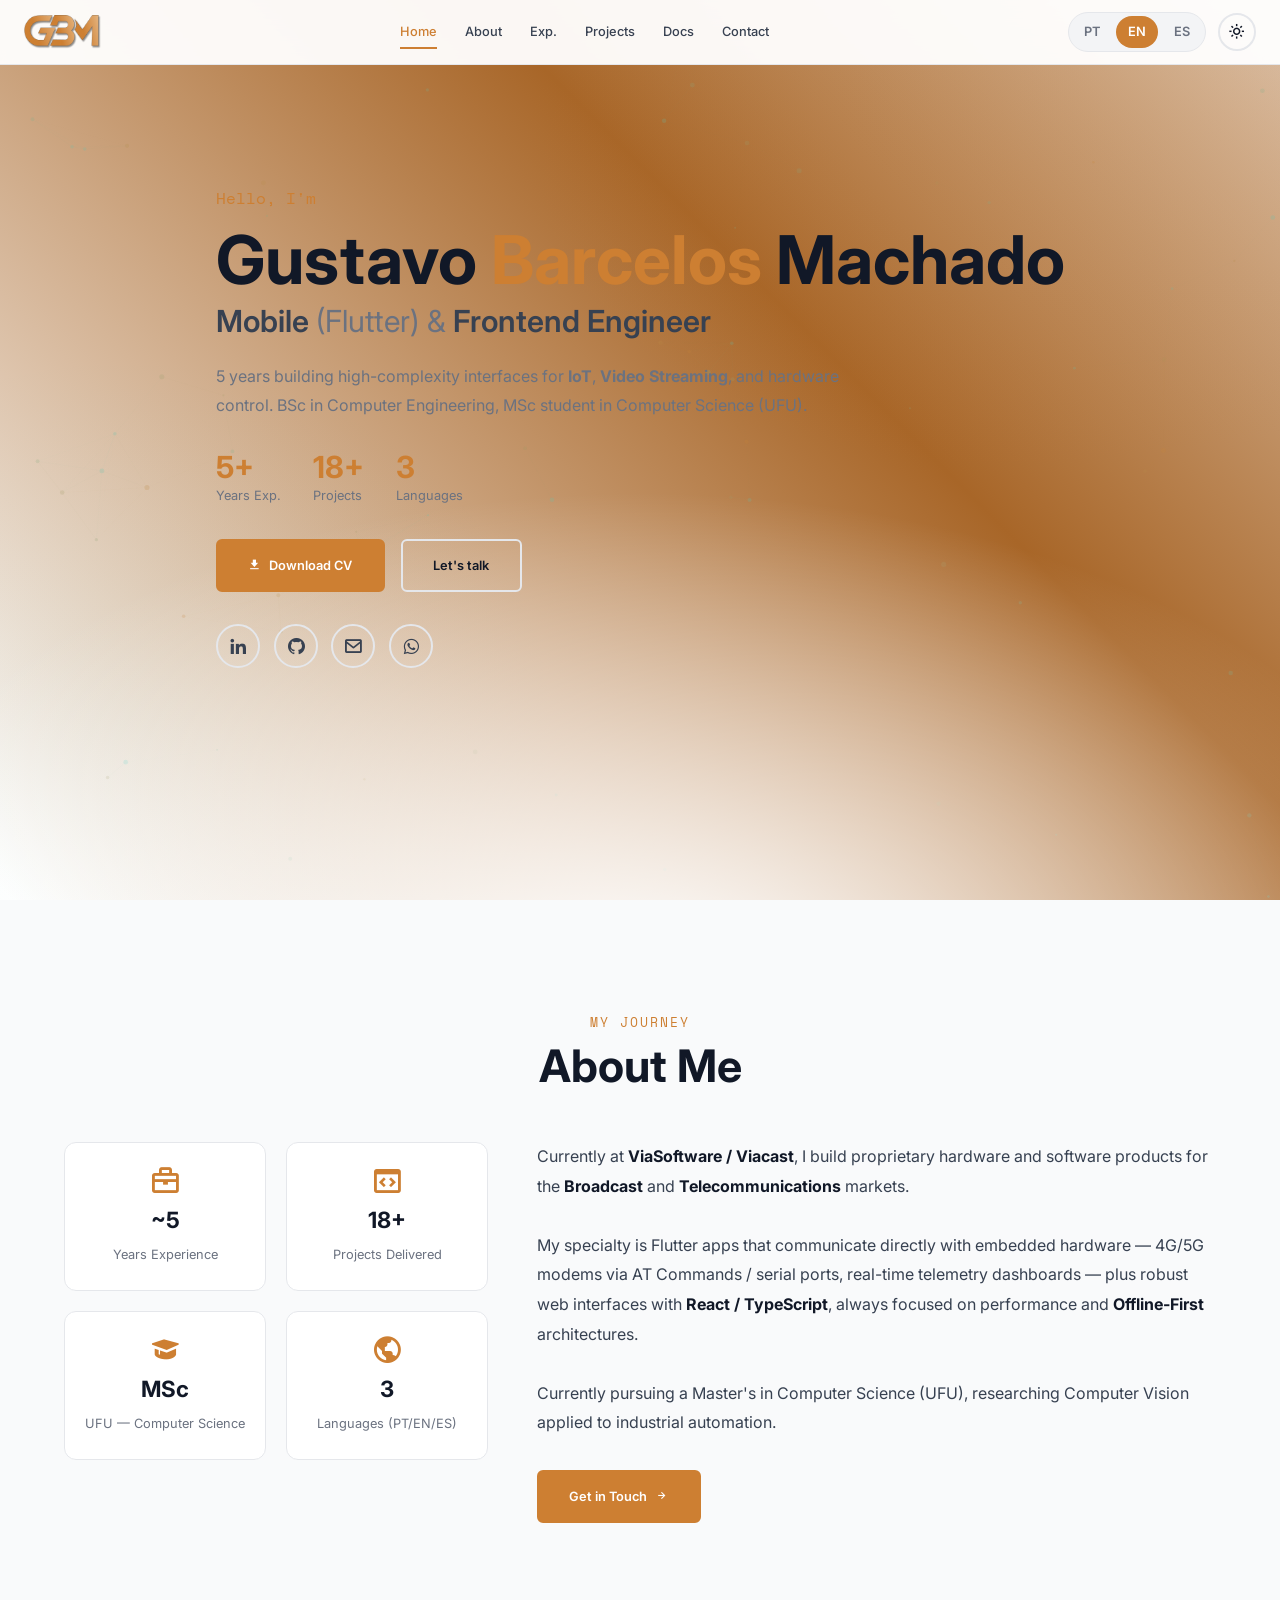
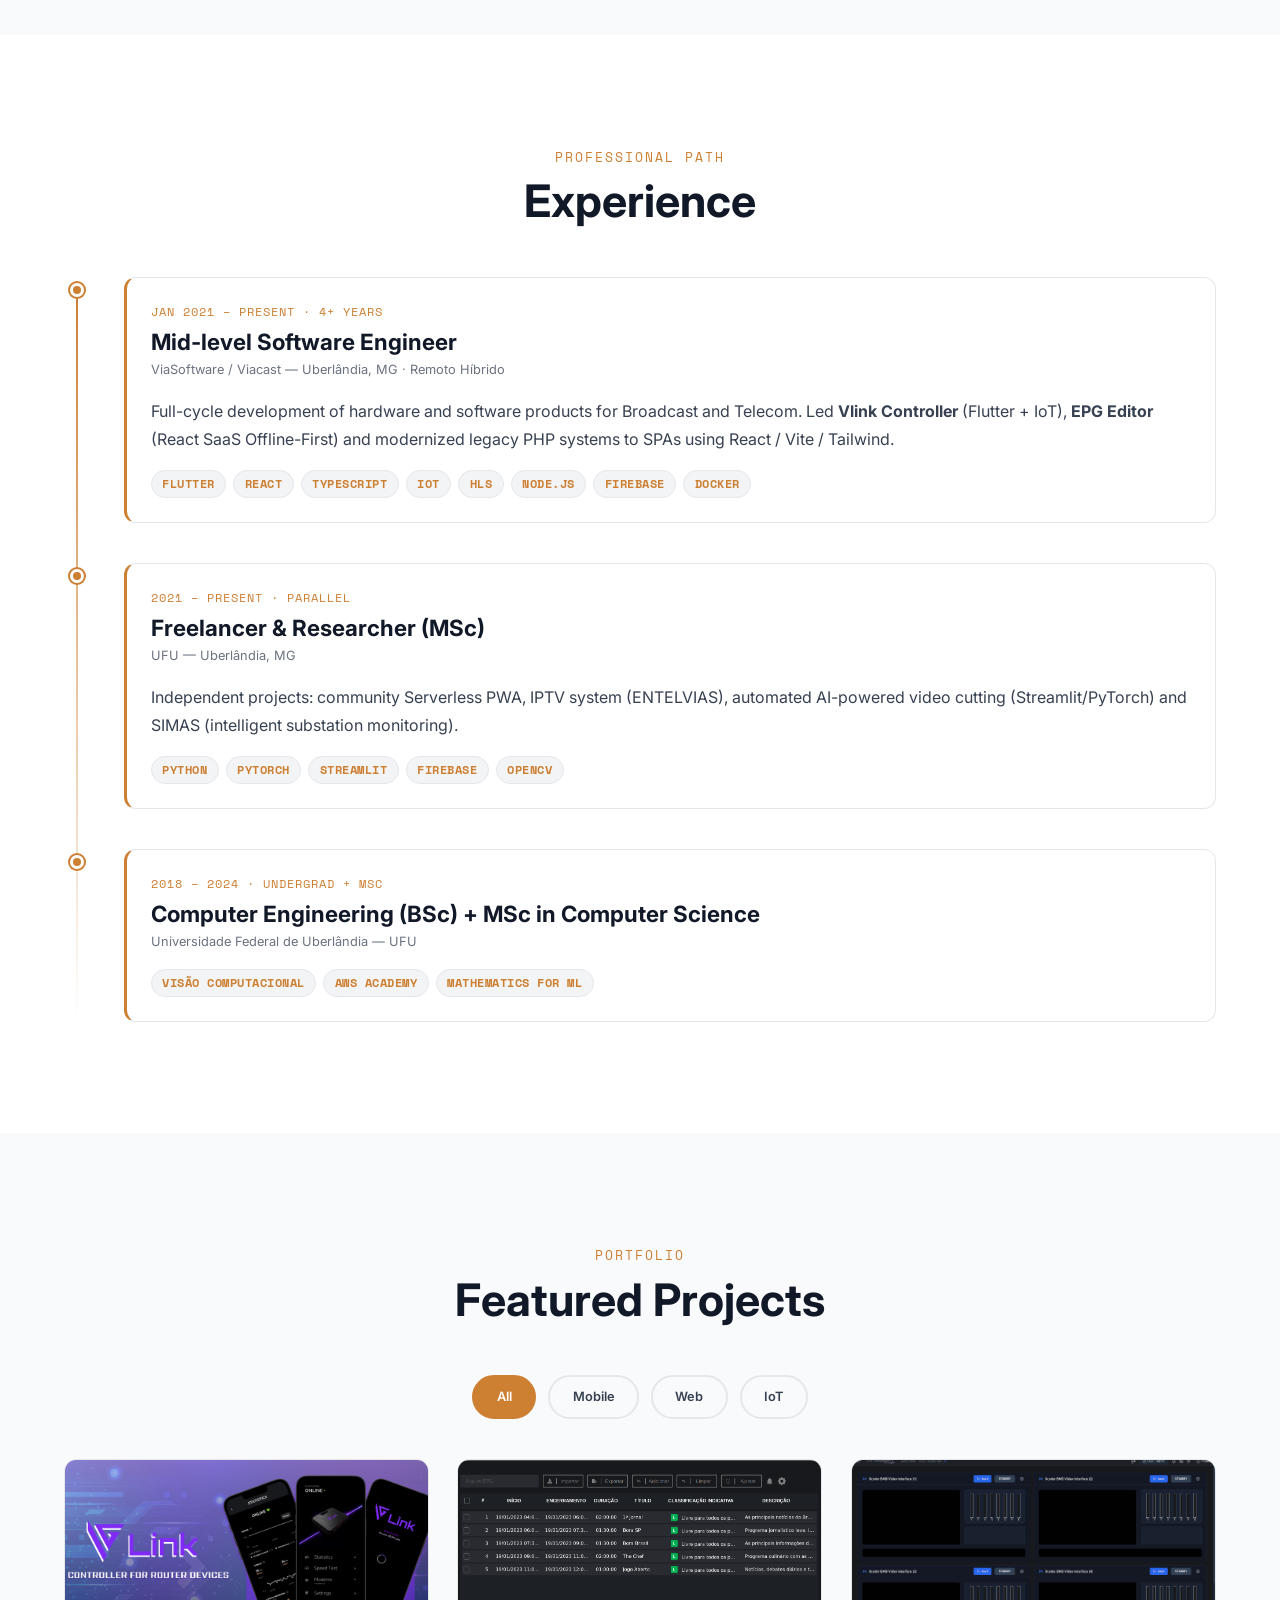
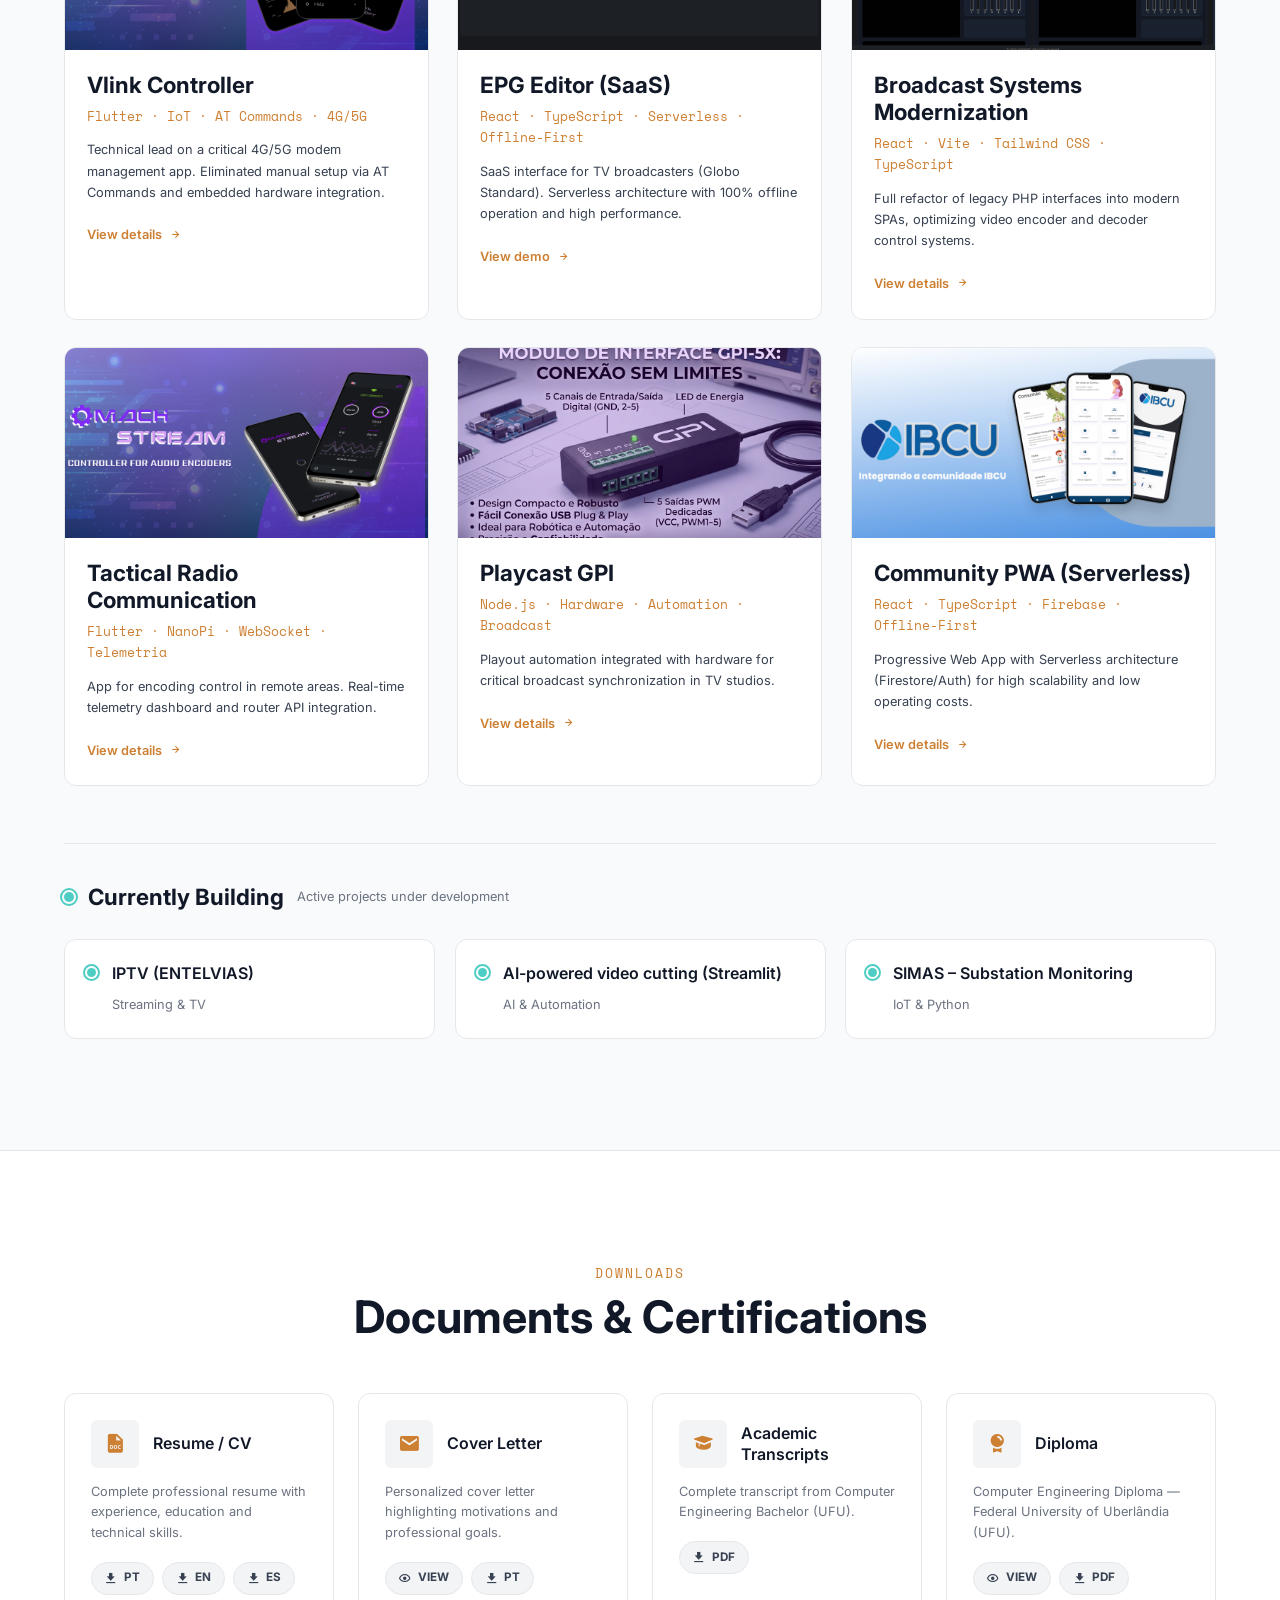
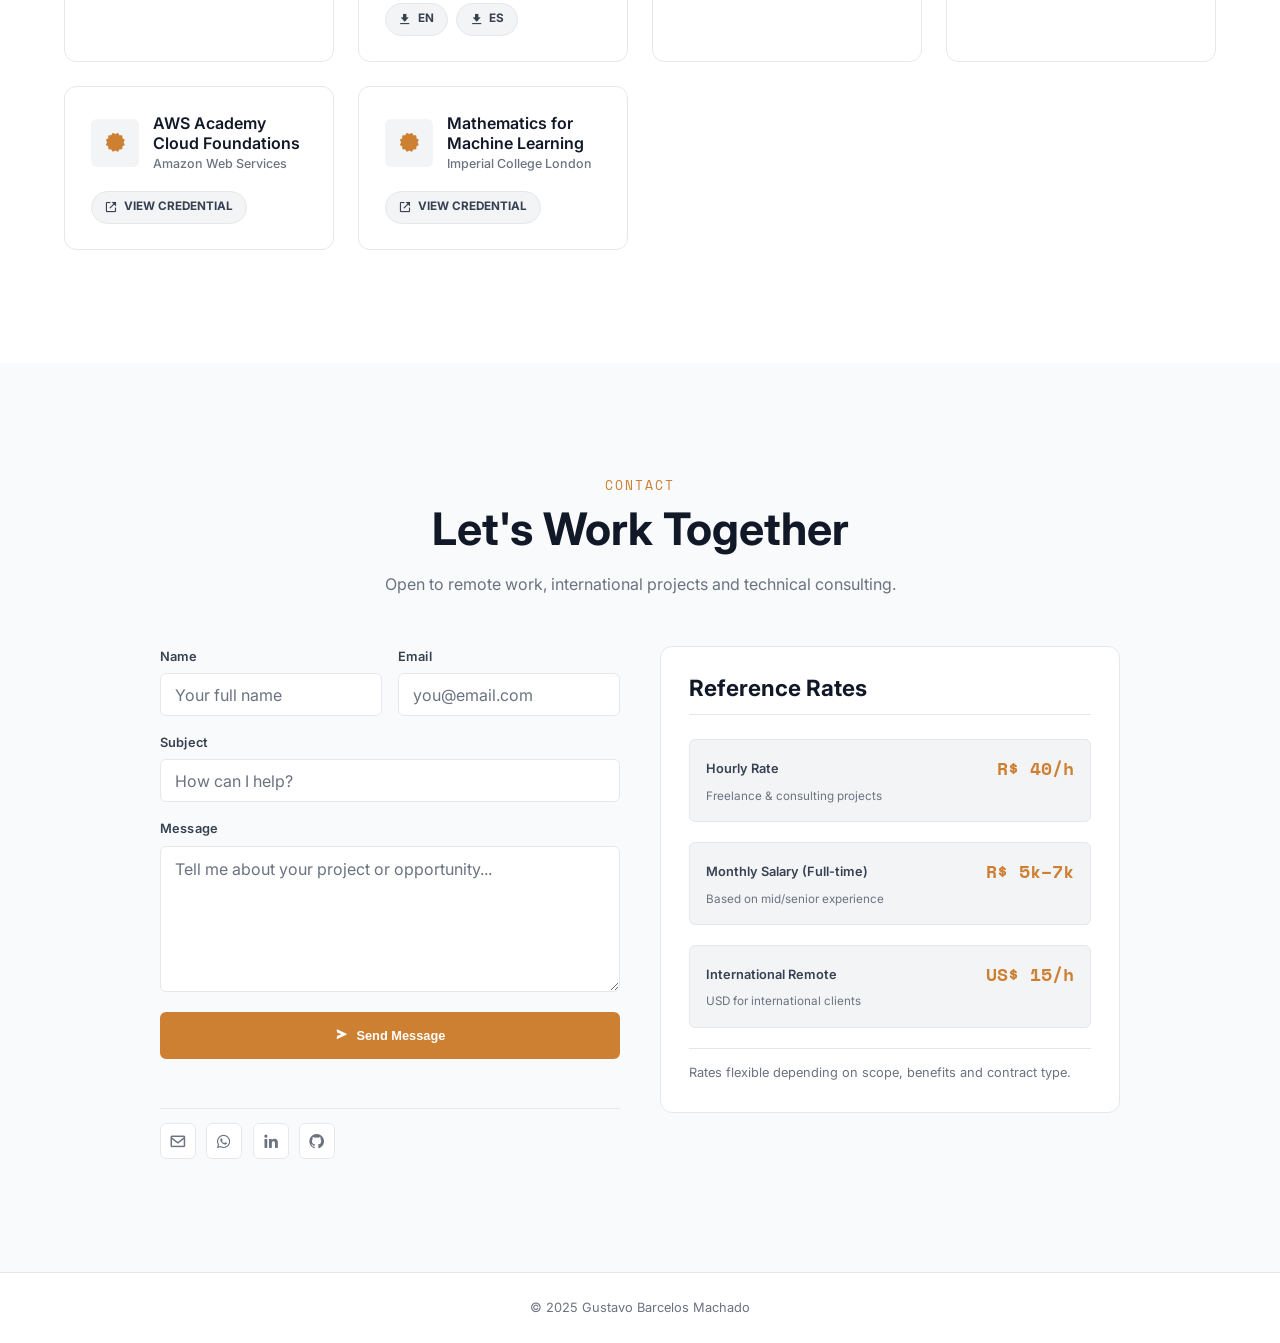
<file: index.html>
<!DOCTYPE html>
<html lang="pt-BR">
<head>
  <meta charset="UTF-8">
  <meta http-equiv="X-UA-Compatible" content="IE=edge">
  <meta name="viewport" content="width=device-width, initial-scale=1.0">
  <meta name="theme-color" content="#0F1419">
  <title>Gustavo Barcelos Machado | Mobile &amp; Frontend Engineer</title>
  <meta name="description" content="Engenheiro de Software com 5 anos de experiência em Flutter, React e TypeScript. Especialista em IoT, Streaming de Vídeo e Arquiteturas Offline-First.">
  <meta name="keywords" content="Flutter Developer, React Developer, TypeScript, Mobile, Frontend, IoT, Uberlândia, Software Engineer">
  <meta name="author" content="Gustavo Barcelos Machado">
  <meta property="og:title" content="Gustavo Barcelos Machado | Mobile &amp; Frontend Engineer">
  <meta property="og:description" content="Engenheiro de Software com 5 anos em Flutter, React e IoT">
  <meta property="og:type" content="website">
  <meta property="og:image" content="./assets/img/icon.png">
  <link rel="icon" href="./assets/img/icon.png" type="image/png">
  <link rel="preconnect" href="https://fonts.googleapis.com">
  <link rel="preconnect" href="https://fonts.gstatic.com" crossorigin>
  <link href="https://fonts.googleapis.com/css2?family=Space+Mono:wght@400;700&family=Inter:wght@400;500;600;700&display=swap" rel="stylesheet">
  <link href="https://unpkg.com/boxicons@2.1.4/css/boxicons.min.css" rel="stylesheet">
  <link rel="stylesheet" href="./assets/css/styles.css">
</head>
<body>

<!-- ═══════════════════ HEADER ═══════════════════ -->
<header class="header" id="header">
  <nav class="nav" aria-label="Main navigation">
    <a href="#home" class="nav__logo">
      <img src="./assets/img/logo.png" alt="GBM.dev" loading="eager" width="34" height="34">
    </a>

    <div class="nav__menu">
      <ul class="nav__list" role="list">
        <li><a href="#home"       class="nav__link active-link"><i class="bx bx-home-alt"></i><span data-i18n="nav.home"></span></a></li>
        <li><a href="#about"      class="nav__link"><i class="bx bx-user"></i><span data-i18n="nav.about"></span></a></li>
        <li><a href="#experience" class="nav__link"><i class="bx bx-briefcase"></i><span data-i18n="nav.experience"></span></a></li>
        <li><a href="#work"       class="nav__link"><i class="bx bx-briefcase-alt-2"></i><span data-i18n="nav.work"></span></a></li>
        <li><a href="#documents"  class="nav__link"><i class="bx bx-file"></i><span data-i18n="nav.documents"></span></a></li>
        <li><a href="#contact"    class="nav__link"><i class="bx bx-message-square-detail"></i><span data-i18n="nav.contact"></span></a></li>
      </ul>
    </div>

    <div class="nav__controls">
      <div class="lang-selector" role="group" aria-label="Language selector">
        <span class="lang-option" data-lang="pt-BR" role="button" tabindex="0">PT</span>
        <span class="lang-option" data-lang="en"    role="button" tabindex="0">EN</span>
        <span class="lang-option" data-lang="es"    role="button" tabindex="0">ES</span>
      </div>
      <button class="theme-toggle" id="themeToggle" aria-label="Toggle theme" aria-pressed="false">
        <i class="bx bx-moon"></i>
      </button>
    </div>
  </nav>
</header>

<main class="main">

<!-- ═══════════════════ 1. HERO ═══════════════════ -->
<section class="home section" id="home">
  <!-- Canvas particle network background -->
  <canvas id="hero-canvas" aria-hidden="true"></canvas>

  <div class="home__container container">
    <div class="home__data">
      <span class="home__greeting" data-i18n="hero.greeting"></span>
      <h1 class="home__name">Gustavo <span class="highlight">Barcelos</span> Machado</h1>
      <h2 class="home__title" data-i18n-html="hero.title"></h2>

      <p class="home__description" data-i18n-html="hero.description"></p>

      <div class="home__stats">
        <div class="stat-item">
          <span class="stat-number" data-count="5" data-suffix="+">5+</span>
          <span class="stat-label" data-i18n="hero.stat_years_label"></span>
        </div>
        <div class="stat-item">
          <span class="stat-number" data-count="18" data-suffix="+">18+</span>
          <span class="stat-label" data-i18n="hero.stat_projects_label"></span>
        </div>
        <div class="stat-item">
          <span class="stat-number" data-count="3">3</span>
          <span class="stat-label" data-i18n="hero.stat_langs_label"></span>
        </div>
      </div>

      <div class="home__buttons">
        <a href="./assets/pdf/gustavo-b-machado.pdf" download class="button button--primary">
          <i class="bx bxs-download"></i>
          <span data-i18n="hero.cta_primary"></span>
        </a>
        <a href="#contact" class="button button--ghost">
          <span data-i18n="hero.cta_secondary"></span>
        </a>
      </div>

      <div class="home__social">
        <a href="https://www.linkedin.com/in/gustavo-machado-40a250186" target="_blank" rel="noopener" class="home__social-link" aria-label="LinkedIn"><i class="bx bxl-linkedin"></i></a>
        <a href="https://github.com/gusbmachado"                         target="_blank" rel="noopener" class="home__social-link" aria-label="GitHub"><i class="bx bxl-github"></i></a>
        <a href="mailto:gustavobmachado105@gmail.com"                    class="home__social-link" aria-label="E-mail"><i class="bx bx-envelope"></i></a>
        <a href="https://wa.me/5534991958314"                            target="_blank" rel="noopener" class="home__social-link" aria-label="WhatsApp"><i class="bx bxl-whatsapp"></i></a>
      </div>
    </div>
  </div>
</section>

<!-- ═══════════════════ 2. ABOUT ═══════════════════ -->
<section class="about section alt" id="about">
  <div class="container">
    <div class="section-header">
      <span class="section-subtitle" data-i18n="about.subtitle"></span>
      <h2 class="section-title"      data-i18n="about.title"></h2>
    </div>

    <div class="about__container">
      <div class="about__info">
        <div class="about__box fade-in">
          <i class="bx bx-briefcase about__icon"></i>
          <h3 class="about__title">~5</h3>
          <span class="about__subtitle" data-i18n="about.box_exp"></span>
        </div>
        <div class="about__box fade-in">
          <i class="bx bx-code-block about__icon"></i>
          <h3 class="about__title">18+</h3>
          <span class="about__subtitle" data-i18n="about.box_projects"></span>
        </div>
        <div class="about__box fade-in">
          <i class="bx bxs-graduation about__icon"></i>
          <h3 class="about__title" data-i18n="about.box_degree"></h3>
          <span class="about__subtitle" data-i18n="about.box_degree_sub"></span>
        </div>
        <div class="about__box fade-in">
          <i class="bx bx-world about__icon"></i>
          <h3 class="about__title">3</h3>
          <span class="about__subtitle" data-i18n="about.box_langs"></span>
        </div>
      </div>

      <div class="about__data fade-in">
        <p class="about__description" data-i18n-html="about.description"></p>
        <a href="#contact" class="button button--primary">
          <span data-i18n="about.cta"></span>
          <i class="bx bx-right-arrow-alt"></i>
        </a>
      </div>
    </div>
  </div>
</section>

<!-- ═══════════════════ 3. EXPERIENCE ═══════════════════ -->
<section class="experience section" id="experience">
  <div class="container">
    <div class="section-header">
      <span class="section-subtitle" data-i18n="experience.subtitle"></span>
      <h2 class="section-title"      data-i18n="experience.title"></h2>
    </div>
    <!-- Rendered by render.js from portfolio.json -->
    <div class="timeline"></div>
  </div>
</section>

<!-- ═══════════════════ 4. WORK ═══════════════════ -->
<section class="work section alt" id="work">
  <div class="container">
    <div class="section-header">
      <span class="section-subtitle" data-i18n="work.subtitle"></span>
      <h2 class="section-title"      data-i18n="work.title"></h2>
    </div>

    <div class="work__filters" role="group" aria-label="Filter projects">
      <span class="work__item active-work" data-filter="all">
        <span data-i18n="work.filter_all"></span>
      </span>
      <span class="work__item" data-filter="mobile">Mobile</span>
      <span class="work__item" data-filter="web">Web</span>
      <span class="work__item" data-filter="iot">IoT</span>
    </div>

    <!-- Rendered by render.js -->
    <div class="work__container"></div>

    <!-- Currently Building strip -->
    <div class="building__strip">
      <div class="building__strip-header">
        <span class="building__pulse-dot"></span>
        <h3 class="building__strip-title" data-i18n="work.building_title"></h3>
        <span class="building__strip-sub"  data-i18n="work.building_subtitle"></span>
      </div>
      <!-- Rendered by render.js -->
      <div class="building__grid" id="building-list"></div>
    </div>
  </div>
</section>

<!-- ═══════════════════ 5. DOCUMENTS ═══════════════════ -->
<section class="documents section" id="documents">
  <div class="container">
    <div class="section-header">
      <span class="section-subtitle" data-i18n="documents.subtitle"></span>
      <h2 class="section-title"      data-i18n="documents.title"></h2>
    </div>
    <!-- Rendered by render.js -->
    <div class="documents__grid"></div>
  </div>
</section>

<!-- ═══════════════════ 6. CONTACT ═══════════════════ -->
<section class="contact section alt" id="contact">
  <div class="container">
    <div class="section-header">
      <span class="section-subtitle" data-i18n="contact.subtitle"></span>
      <h2 class="section-title"      data-i18n="contact.title"></h2>
      <p class="section-description" data-i18n="contact.description"></p>
    </div>

    <div class="contact__layout">

      <!-- Contact form -->
      <form class="contact__form fade-in" id="contactForm" novalidate>
        <div class="contact__form-row">
          <div class="contact__form-group">
            <label class="contact__form-label" for="contactName" data-i18n="contact.form_name"></label>
            <input class="contact__form-input" type="text" id="contactName" name="name"
                   autocomplete="name" required
                   data-i18n-placeholder="contact.form_name_ph">
          </div>
          <div class="contact__form-group">
            <label class="contact__form-label" for="contactEmail" data-i18n="contact.form_email"></label>
            <input class="contact__form-input" type="email" id="contactEmail" name="email"
                   autocomplete="email" required
                   data-i18n-placeholder="contact.form_email_ph">
          </div>
        </div>
        <div class="contact__form-group">
          <label class="contact__form-label" for="contactSubject" data-i18n="contact.form_subject"></label>
          <input class="contact__form-input" type="text" id="contactSubject" name="subject"
                 data-i18n-placeholder="contact.form_subject_ph">
        </div>
        <div class="contact__form-group">
          <label class="contact__form-label" for="contactMessage" data-i18n="contact.form_message"></label>
          <textarea class="contact__form-input contact__form-textarea"
                    id="contactMessage" name="message" rows="5" required
                    data-i18n-placeholder="contact.form_message_ph"></textarea>
        </div>
        <button class="button button--primary contact__form-btn" type="submit">
          <i class="bx bxs-send"></i>
          <span data-i18n="contact.form_send"></span>
        </button>
        <p class="contact__form-feedback" id="contactFeedback" aria-live="polite"></p>
        <!-- Quick direct links -->
        <div class="contact__quick-links">
          <a href="mailto:gustavobmachado105@gmail.com" class="contact__quick-link" aria-label="Email"><i class="bx bx-envelope"></i></a>
          <a href="https://wa.me/5534991958314" target="_blank" rel="noopener" class="contact__quick-link" aria-label="WhatsApp"><i class="bx bxl-whatsapp"></i></a>
          <a href="https://www.linkedin.com/in/gustavo-machado-40a250186" target="_blank" rel="noopener" class="contact__quick-link" aria-label="LinkedIn"><i class="bx bxl-linkedin"></i></a>
          <a href="https://github.com/gusbmachado" target="_blank" rel="noopener" class="contact__quick-link" aria-label="GitHub"><i class="bx bxl-github"></i></a>
        </div>
      </form>

      <!-- Compensation panel -->
      <div class="compensation__panel fade-in">
        <h3 class="compensation__panel-title" data-i18n="contact.comp_subtitle"></h3>
        <div class="compensation__items">
          <div class="compensation__item">
            <span class="compensation__item-label" data-i18n="contact.comp_hourly_label"></span>
            <span class="compensation__item-value">R$ 40/h</span>
            <span class="compensation__item-note"  data-i18n="contact.comp_hourly_note"></span>
          </div>
          <div class="compensation__item">
            <span class="compensation__item-label" data-i18n="contact.comp_clt_label"></span>
            <span class="compensation__item-value">R$ 5k–7k</span>
            <span class="compensation__item-note"  data-i18n="contact.comp_clt_note"></span>
          </div>
          <div class="compensation__item">
            <span class="compensation__item-label" data-i18n="contact.comp_intl_label"></span>
            <span class="compensation__item-value">US$ 15/h</span>
            <span class="compensation__item-note"  data-i18n="contact.comp_intl_note"></span>
          </div>
        </div>
        <p class="compensation__flex-note" data-i18n="contact.flexible_note"></p>
      </div>

    </div>
  </div>
</section>

</main>

<!-- ═══════════════════ FOOTER ═══════════════════ -->
<footer class="footer">
  <div class="container">
    <p class="footer__copy">
      &copy; 2025 Gustavo Barcelos Machado
    </p>
  </div>
</footer>

<!-- ═══════════════════ MOBILE NAV ═══════════════════ -->
<nav class="mnav" aria-label="Quick navigation">
  <a href="#home"       class="mnav__link" aria-label="Home"><i class="bx bx-home-alt"></i></a>
  <a href="#about"      class="mnav__link" aria-label="About"><i class="bx bx-user"></i></a>
  <a href="#experience" class="mnav__link" aria-label="Experience"><i class="bx bx-briefcase"></i></a>
  <a href="#work"       class="mnav__link" aria-label="Work"><i class="bx bx-briefcase-alt-2"></i></a>
  <a href="#documents"  class="mnav__link" aria-label="Documents"><i class="bx bx-file"></i></a>
  <a href="#contact"    class="mnav__link" aria-label="Contact"><i class="bx bx-message-square-detail"></i></a>
</nav>

<!-- ═══════════════════ PDF MODAL ═══════════════════ -->
<div class="pdf-modal" id="pdfModal" aria-hidden="true" role="dialog"
     aria-modal="true" aria-labelledby="pdfModalTitle">
  <div class="pdf-modal__panel" role="document">
    <div class="pdf-modal__header">
      <span class="pdf-modal__title" id="pdfModalTitle">PDF</span>
      <div class="pdf-modal__actions">
        <a class="pdf-modal__btn" id="pdfDownload" href="#" download>
          <i class="bx bxs-download"></i>
          <span data-i18n="general.download"></span>
        </a>
        <button class="pdf-modal__btn pdf-modal__btn--close" id="pdfClose"
                type="button" aria-label="Close">
          <i class="bx bx-x"></i>
          <span data-i18n="general.close"></span>
        </button>
      </div>
    </div>
    <iframe class="pdf-modal__frame" id="pdfFrame" title="PDF Viewer" loading="lazy"></iframe>
  </div>
</div>

<!-- ═══════════════════ SCROLL UP ═══════════════════ -->
<button class="scrollup" id="scroll-up" aria-label="Scroll to top">
  <i class="bx bx-up-arrow-alt"></i>
</button>

<!-- ES Module entry point (deferred by default for module scripts) -->
<script type="module" src="./assets/js/main.js"></script>
</body>
</html>
</file>
<file: assets/css/styles.css>
/* =============================================
   PORTFOLIO – Gustavo Barcelos Machado
   styles.css
   ============================================= */

/* ── 1. CSS VARIABLES ─────────────────────── */
:root {
  /* Brand Colors */
  --brand-primary:       #CD7F32;
  --brand-primary-dark:  #A86628;
  --brand-primary-light: #E8B875;

  --brand-secondary:        #1A2A3A;
  --brand-secondary-light:  #2A3D50;
  --brand-secondary-lighter:#3A5068;

  --brand-accent:       #4ECDC4;
  --brand-accent-hover: #3DB8AF;
  --brand-neutral:      #E8DDD3;

  /* Semantic – Dark Theme (default) */
  --bg-primary:   #0F1419;
  --bg-secondary: var(--brand-secondary);
  --bg-tertiary:  var(--brand-secondary-light);
  --bg-card:      #1F2937;

  --text-primary:   #F9FAFB;
  --text-secondary: #D1D5DB;
  --text-tertiary:  #9CA3AF;

  --border:       #2A3342;
  --border-hover: var(--brand-primary);

  /* Typography */
  --font-mono: 'Space Mono', monospace;
  --font-sans: 'Inter', sans-serif;

  --fs-hero:  clamp(2.4rem, 6vw, 4.2rem);
  --fs-h1:    clamp(1.8rem, 4vw, 2.8rem);
  --fs-h2:    clamp(1.4rem, 3vw, 1.9rem);
  --fs-h3:    clamp(1.1rem, 2vw, 1.4rem);
  --fs-body:  clamp(0.9rem, 1.5vw, 1rem);
  --fs-small: clamp(0.78rem, 1vw, 0.88rem);

  /* Spacing */
  --header-height: 4rem;
  --section-gap:   clamp(4rem, 10vw, 7rem);

  /* Effects */
  --shadow-sm:    0 1px 2px 0 rgb(0 0 0 / 0.05);
  --shadow-md:    0 4px 6px -1px rgb(0 0 0 / 0.15);
  --shadow-lg:    0 20px 25px -5px rgb(0 0 0 / 0.3);
  --shadow-brand: 0 0 30px rgba(205, 127, 50, 0.25);

  --radius-sm:  0.375rem;
  --radius-md:  0.75rem;
  --radius-lg:  1rem;
  --radius-pill:999px;

  --transition-fast: 150ms cubic-bezier(0.4, 0, 0.2, 1);
  --transition-base: 200ms cubic-bezier(0.4, 0, 0.2, 1);
  --transition-slow: 300ms cubic-bezier(0.4, 0, 0.2, 1);
}

/* Light-Mode overrides */
.light-mode {
  --bg-primary:   #FFFFFF;
  --bg-secondary: #F9FAFB;
  --bg-tertiary:  #F3F4F6;
  --bg-card:      #FFFFFF;
  --text-primary:   #111827;
  --text-secondary: #374151;
  --text-tertiary:  #6B7280;
  --border:       #E5E7EB;
  --shadow-lg:    0 20px 25px -5px rgb(0 0 0 / 0.12);
  --shadow-brand: 0 0 30px rgba(205, 127, 50, 0.15);
}

/* ── 2. RESET & BASE ──────────────────────── */
*, *::before, *::after { margin: 0; padding: 0; box-sizing: border-box; }

html {
  scroll-behavior: smooth;
  scroll-padding-top: var(--header-height);
}

body {
  font-family: var(--font-sans);
  font-size: var(--fs-body);
  line-height: 1.7;
  color: var(--text-secondary);
  background-color: var(--bg-primary);
  transition: background-color var(--transition-slow), color var(--transition-slow);
  overflow-x: hidden;
}

h1, h2, h3, h4, h5, h6 {
  color: var(--text-primary);
  font-weight: 700;
  line-height: 1.2;
}

a { text-decoration: none; color: inherit; }
img { max-width: 100%; height: auto; display: block; }
ul, ol { list-style: none; }

/* ── 3. UTILITIES ────────────────────────── */
.container {
  max-width: 1200px;
  margin: 0 auto;
  padding: 0 1.5rem;
}

.section {
  padding: var(--section-gap) 0;
  background-color: var(--bg-primary);
}
.section.alt { background-color: var(--bg-secondary); }

.section-header {
  text-align: center;
  margin-bottom: 3rem;
}

.section-subtitle {
  font-family: var(--font-mono);
  font-size: var(--fs-small);
  color: var(--brand-primary);
  text-transform: uppercase;
  letter-spacing: 2px;
  margin-bottom: 0.4rem;
  display: block;
}

.section-title {
  font-size: var(--fs-h1);
  color: var(--text-primary);
  margin-bottom: 0.9rem;
}

.section-description {
  color: var(--text-tertiary);
  max-width: 600px;
  margin: 0 auto;
  line-height: 1.7;
}

.tech-tag {
  display: inline-flex;
  align-items: center;
  gap: 0.3rem;
  padding: 0.2rem 0.65rem;
  background: var(--bg-tertiary);
  border: 1px solid var(--border);
  border-radius: var(--radius-pill);
  font-size: 0.72rem;
  font-weight: 600;
  color: var(--brand-primary);
  font-family: var(--font-mono);
  text-transform: uppercase;
  letter-spacing: 0.5px;
}

/* ── 4. HEADER ───────────────────────────── */
.header {
  position: fixed;
  top: 0; left: 0;
  width: 100%;
  background: rgba(15, 20, 25, 0.92);
  backdrop-filter: blur(12px);
  -webkit-backdrop-filter: blur(12px);
  border-bottom: 1px solid var(--border);
  z-index: 1000;
  transition: background var(--transition-base);
}
.light-mode .header { background: rgba(255, 255, 255, 0.95); }

.nav {
  display: flex;
  justify-content: space-between;
  align-items: center;
  height: var(--header-height);
  padding: 0 1.5rem;
  max-width: 1400px;
  margin: 0 auto;
  gap: 1rem;
}

.nav__logo {
  display: flex;
  align-items: center;
  gap: 0.75rem;
  font-family: var(--font-mono);
  font-size: 1.1rem;
  font-weight: 700;
  color: var(--brand-primary);
  letter-spacing: 1px;
  transition: transform var(--transition-fast);
  flex-shrink: 0;
}
.nav__logo img { height: 34px; width: auto; }
.nav__logo:hover { transform: translateY(-2px); }

.nav__menu {
  display: flex;
  align-items: center;
  gap: 2rem;
}
.nav__controls {
  display: flex;
  align-items: center;
  gap: 0.75rem;
}
.nav__list {
  display: flex;
  gap: 1.75rem;
}
.nav__link {
  font-size: var(--fs-small);
  color: var(--text-secondary);
  font-weight: 500;
  position: relative;
  transition: color var(--transition-fast);
  display: flex;
  align-items: center;
  gap: 0.45rem;
}
.nav__link i { font-size: 1.2rem; }
.nav__link::after {
  content: '';
  position: absolute;
  bottom: -0.4rem;
  left: 0; width: 0;
  height: 2px;
  background: var(--brand-primary);
  transition: width var(--transition-base);
}
.nav__link:hover { color: var(--brand-primary); }
.nav__link:hover::after, .nav__link.active-link::after { width: 100%; }
.nav__link.active-link { color: var(--brand-primary); }

@media screen and (min-width: 769px) { .nav__link i { display: none; } }

/* Language Selector */
.lang-selector {
  display: flex;
  gap: 0.25rem;
  align-items: center;
  border: 1px solid var(--border);
  border-radius: var(--radius-pill);
  padding: 0.2rem;
  background: var(--bg-tertiary);
}
.lang-option {
  padding: 0.3rem 0.75rem;
  font-size: var(--fs-small);
  font-weight: 600;
  border-radius: var(--radius-pill);
  cursor: pointer;
  transition: all var(--transition-fast);
  color: var(--text-tertiary);
}
.lang-option:hover { color: var(--brand-primary); }
.lang-option.active { background: var(--brand-primary); color: #fff; }

/* Theme Toggle */
.theme-toggle {
  width: 38px; height: 38px;
  border-radius: 50%;
  border: 2px solid var(--border);
  background: transparent;
  color: var(--text-primary);
  font-size: 1.1rem;
  cursor: pointer;
  transition: all var(--transition-fast);
  display: flex; align-items: center; justify-content: center;
}
.theme-toggle:hover { border-color: var(--brand-primary); color: var(--brand-primary-dark); }

/* ── 5. HERO ──────────────────────────────── */

.home {
  min-height: 100vh;
  display: flex;
  align-items: center;
  position: relative;
  padding-top: var(--header-height);
  background: linear-gradient(
    45deg, 
    var(--bg-primary) 25%, 
    var(--brand-primary-dark) 50%, 
    var(--bg-primary) 75%
  );
  background-size: 250% 250%;
  overflow: hidden;
}

/* Canvas particle network background */
#hero-canvas {
  position: absolute;
  inset: 0;
  width: 100%;
  height: 100%;
  pointer-events: none;
  opacity: 0.55;
}
.light-mode #hero-canvas { opacity: 0.3; }

/* Subtle vignette overlay */
.home::after {
  content: '';
  position: absolute;
  inset: 0;
  background:
    radial-gradient(ellipse 100% 85% at 50% 110%, var(--bg-primary) 0%, transparent 65%),
    radial-gradient(ellipse 60% 50% at 80% 20%, rgba(205,127,50,0.06) 0%, transparent 70%),
    radial-gradient(ellipse 50% 60% at 10% 80%, rgba(78,205,196,0.04) 0%, transparent 70%);
  pointer-events: none;
  z-index: 0;
}

.home__container {
  position: relative;
  z-index: 1;
}

/* Fluid entrance: spring easing */
.home__data {
  animation: heroEnter 0.9s cubic-bezier(0.22, 1, 0.36, 1) both;
  will-change: opacity, transform;
}

@keyframes heroEnter {
  from { opacity: 0; transform: translateY(36px); }
  to   { opacity: 1; transform: translateY(0); }
}

.home__greeting {
  font-family: var(--font-mono);
  font-size: var(--fs-body);
  color: var(--brand-primary);
  margin-bottom: 0.75rem;
  display: block;
}

.home__name {
  font-size: var(--fs-hero);
  color: var(--text-primary);
  margin-bottom: 0.4rem;
  line-height: 1.08;
}
.home__name .highlight { color: var(--brand-primary); }

.home__title {
  font-size: var(--fs-h2);
  color: var(--text-secondary);
  margin-bottom: 1.4rem;
  font-weight: 600;
}
.home__title .dim { color: var(--text-tertiary); font-weight: 400; }

.home__description {
  font-size: var(--fs-body);
  color: var(--text-tertiary);
  max-width: 640px;
  margin-bottom: 2rem;
  line-height: 1.8;
}

.home__stats {
  display: flex;
  gap: 2rem;
  margin-bottom: 2rem;
  flex-wrap: wrap;
}
.stat-item { display: flex; flex-direction: column; }
.stat-number {
  font-size: var(--fs-h2);
  font-weight: 700;
  color: var(--brand-primary);
  line-height: 1;
}
.stat-label {
  font-size: var(--fs-small);
  color: var(--text-tertiary);
  margin-top: 0.2rem;
}

.home__buttons {
  display: flex;
  gap: 1rem;
  flex-wrap: wrap;
  margin-bottom: 2rem;
}

.home__social { display: flex; gap: 0.85rem; }
.home__social-link {
  width: 44px; height: 44px;
  border: 2px solid var(--border);
  border-radius: 50%;
  display: flex; align-items: center; justify-content: center;
  font-size: 1.25rem;
  color: var(--text-secondary);
  transition: all var(--transition-base);
}
.home__social-link:hover {
  border-color: var(--brand-primary);
  color: var(--brand-primary);
  transform: translateY(-3px);
  box-shadow: var(--shadow-brand);
}

/* ── 6. BUTTONS ──────────────────────────── */
.button {
  padding: 0.85rem 1.9rem;
  border-radius: var(--radius-sm);
  font-weight: 600;
  font-size: var(--fs-small);
  cursor: pointer;
  transition: all var(--transition-base);
  display: inline-flex;
  align-items: center;
  justify-content: center;
  gap: 0.5rem;
  border: 2px solid transparent;
  text-align: center;
}
.button--primary {
  background: var(--brand-primary);
  color: #fff;
  border-color: var(--brand-primary);
}
.button--primary:hover {
  background: var(--brand-primary-dark);
  border-color: var(--brand-primary-dark);
  transform: translateY(-2px);
  box-shadow: var(--shadow-brand);
}
.button--ghost {
  background: transparent;
  color: var(--text-primary);
  border-color: var(--border);
}
.button--ghost:hover {
  border-color: var(--brand-primary);
  color: var(--brand-primary);
  transform: translateY(-2px);
}
.button--accent {
  background: var(--brand-accent);
  color: #fff;
  border-color: var(--brand-accent);
}
.button--accent:hover {
  background: var(--brand-accent-hover);
  transform: translateY(-2px);
  box-shadow: 0 10px 30px rgba(78, 205, 196, 0.3);
}
.button--sm {
  padding: 0.55rem 1.25rem;
  font-size: 0.78rem;
}

/* ── 7. ABOUT ────────────────────────────── */
.about__container {
  display: grid;
  grid-template-columns: 1fr;
  gap: 3rem;
  align-items: start;
}
@media screen and (min-width: 900px) {
  .about__container { grid-template-columns: 1fr 1.6fr; }
}
.about__info {
  display: grid;
  grid-template-columns: repeat(auto-fit, minmax(160px, 1fr));
  gap: 1.25rem;
  margin-bottom: 0;
}
.about__box {
  background: var(--bg-card);
  border: 1px solid var(--border);
  border-radius: var(--radius-md);
  padding: 1.4rem 1.2rem;
  text-align: center;
  transition: all var(--transition-base);
}
.about__box:hover {
  border-color: var(--brand-primary);
  transform: translateY(-4px);
  box-shadow: var(--shadow-lg);
}
.about__icon {
  font-size: 2rem;
  color: var(--brand-primary);
  margin-bottom: 0.6rem;
}
.about__title { font-size: var(--fs-h3); margin-bottom: 0.4rem; }
.about__subtitle { font-size: var(--fs-small); color: var(--text-tertiary); }

.about__description {
  color: var(--text-secondary);
  margin-bottom: 2rem;
  line-height: 1.85;
}
.about__description strong { color: var(--text-primary); }

/* ── 8. EXPERIENCE TIMELINE ──────────────── */
.experience { background: var(--bg-primary); }
.timeline {
  position: relative;
  padding-left: 2rem;
}
.timeline::before {
  content: '';
  position: absolute;
  left: 0.75rem;
  top: 0.5rem;
  bottom: 0;
  width: 2px;
  background: linear-gradient(180deg, var(--brand-primary) 0%, transparent 100%);
  border-radius: 2px;
}
.timeline__item {
  position: relative;
  padding: 0 0 2.5rem 1.75rem;
  opacity: 0;
  transform: translateX(-16px);
  transition: opacity 0.55s ease, transform 0.55s ease;
}
.timeline__item.visible {
  opacity: 1;
  transform: translateX(0);
}
.timeline__item:last-child { padding-bottom: 0; }
.timeline__dot {
  position: absolute;
  left: -1.625rem;
  top: 0.4rem;
  width: 14px; height: 14px;
  background: var(--brand-primary);
  border-radius: 50%;
  border: 3px solid var(--bg-primary);
  box-shadow: 0 0 0 2px var(--brand-primary);
  z-index: 1;
}
.light-mode .timeline__dot { border-color: var(--bg-primary); }

.timeline__period {
  font-family: var(--font-mono);
  font-size: 0.75rem;
  color: var(--brand-primary);
  text-transform: uppercase;
  letter-spacing: 1px;
  margin-bottom: 0.4rem;
}
.timeline__role {
  font-size: var(--fs-h3);
  color: var(--text-primary);
  margin-bottom: 0.2rem;
}
.timeline__company {
  font-size: var(--fs-small);
  color: var(--text-tertiary);
  margin-bottom: 1rem;
}
.timeline__description {
  color: var(--text-secondary);
  font-size: var(--fs-body);
  line-height: 1.8;
  margin-bottom: 1rem;
}
.timeline__tags { display: flex; flex-wrap: wrap; gap: 0.45rem; }
.timeline__card {
  background: var(--bg-card);
  border: 1px solid var(--border);
  border-left: 3px solid var(--brand-primary);
  border-radius: var(--radius-md);
  padding: 1.5rem;
}

/* ── 9. WORK / PORTFOLIO ─────────────────── */
.work__filters {
  display: flex;
  justify-content: center;
  gap: 0.75rem;
  margin-bottom: 2.5rem;
  flex-wrap: wrap;
}
.work__item {
  padding: 0.55rem 1.4rem;
  border-radius: var(--radius-pill);
  border: 2px solid var(--border);
  color: var(--text-secondary);
  font-weight: 600;
  font-size: var(--fs-small);
  cursor: pointer;
  transition: all var(--transition-base);
  user-select: none;
}
.work__item:hover { border-color: var(--brand-primary); color: var(--brand-primary); }
.work__item.active-work {
  background: var(--brand-primary);
  color: #fff;
  border-color: var(--brand-primary);
}
.work__container {
  display: grid;
  grid-template-columns: repeat(auto-fill, minmax(300px, 1fr));
  gap: 1.75rem;
}
.work__card {
  background: var(--bg-card);
  border: 1px solid var(--border);
  border-radius: var(--radius-md);
  overflow: hidden;
  transition: all var(--transition-slow);
  position: relative;
}
.work__card::before {
  content: '';
  position: absolute;
  top: 0; left: 0;
  width: 100%; height: 3px;
  background: var(--brand-primary);
  transform: scaleX(0);
  transform-origin: left;
  transition: transform var(--transition-base);
}
.work__card:hover::before { transform: scaleX(1); }
.work__card:hover {
  border-color: var(--brand-primary);
  transform: translateY(-6px);
  box-shadow: var(--shadow-lg);
}
.work__img {
  width: 100%;
  height: 190px;
  object-fit: cover;
  background: var(--bg-tertiary);
}
.work__content { padding: 1.4rem; }
.work__title { font-size: var(--fs-h3); margin-bottom: 0.4rem; }
.work__tech {
  font-size: var(--fs-small);
  color: var(--brand-primary);
  margin-bottom: 0.75rem;
  font-family: var(--font-mono);
}
.work__description {
  font-size: var(--fs-small);
  color: var(--text-secondary);
  margin-bottom: 1.1rem;
  line-height: 1.65;
}
.work__button {
  color: var(--brand-primary);
  font-weight: 600;
  font-size: var(--fs-small);
  display: inline-flex;
  align-items: center;
  gap: 0.4rem;
  transition: gap var(--transition-fast);
}
.work__button:hover { gap: 0.7rem; }

/* ── 10. SKILLS ─────────────────────────── */
.skills__container {
  display: grid;
  grid-template-columns: repeat(auto-fit, minmax(280px, 1fr));
  gap: 1.75rem;
}
.skills__content {
  background: var(--bg-card);
  border: 1px solid var(--border);
  border-radius: var(--radius-md);
  padding: 1.75rem;
  transition: border-color var(--transition-base), box-shadow var(--transition-base);
}
.skills__content:hover { border-color: var(--brand-primary); box-shadow: var(--shadow-md); }

.skills__title {
  font-size: var(--fs-h3);
  color: var(--text-primary);
  margin-bottom: 1.4rem;
  display: flex;
  align-items: center;
  gap: 0.65rem;
}
.skills__title i { color: var(--brand-primary); font-size: 1.4rem; }
.skills__box { display: grid; gap: 0.85rem; }
.skill__data {
  display: flex;
  align-items: center;
  gap: 0.7rem;
  padding: 0.45rem 0.7rem;
  border-radius: var(--radius-sm);
  transition: background var(--transition-fast);
}
.skill__data:hover { background: var(--bg-tertiary); }
.skill__data i { color: var(--brand-accent); font-size: 1.1rem; }
.skills__name { font-size: var(--fs-body); color: var(--text-secondary); font-weight: 500; }

/* ── 11. STATS / TECH STACK ─────────────── */
.stats { background: var(--bg-primary); }

.stats__grid {
  display: grid;
  grid-template-columns: repeat(auto-fit, minmax(230px, 1fr));
  gap: 1.75rem;
  margin-bottom: 3rem;
}
.stat-card {
  background: var(--bg-card);
  border: 1px solid var(--border);
  border-radius: var(--radius-md);
  padding: 1.75rem;
  text-align: center;
  transition: all var(--transition-base);
}
.stat-card:hover { border-color: var(--brand-primary); transform: translateY(-4px); box-shadow: var(--shadow-lg); }

.stat-card__icon {
  width: 58px; height: 58px;
  background: var(--brand-primary);
  border-radius: 50%;
  display: flex; align-items: center; justify-content: center;
  color: #fff;
  font-size: 1.65rem;
  margin: 0 auto 1rem;
}
.stat-card__value { font-size: var(--fs-h1); font-weight: 700; color: var(--text-primary); margin-bottom: 0.4rem; }
.stat-card__label { font-size: var(--fs-body); color: var(--text-tertiary); }
.stat-card__detail { font-size: var(--fs-small); color: var(--text-secondary); margin-top: 0.4rem; font-family: var(--font-mono); }

/* Tech Stack bars */
.tech-stack {
  display: grid;
  grid-template-columns: repeat(auto-fit, minmax(280px, 1fr));
  gap: 1.75rem;
}
.tech-category {
  background: var(--bg-card);
  border: 1px solid var(--border);
  border-radius: var(--radius-md);
  padding: 1.75rem;
}
.tech-category__header {
  display: flex;
  align-items: center;
  gap: 0.7rem;
  margin-bottom: 1.4rem;
}
.tech-category__icon { color: var(--brand-primary); font-size: 1.4rem; }
.tech-category__title { font-size: var(--fs-h3); color: var(--text-primary); }
.tech-item { margin-bottom: 1.2rem; }
.tech-item:last-child { margin-bottom: 0; }
.tech-item__header {
  display: flex;
  justify-content: space-between;
  align-items: center;
  margin-bottom: 0.45rem;
}
.tech-item__name { font-size: var(--fs-body); color: var(--text-secondary); font-weight: 500; }
.tech-item__years { font-size: var(--fs-small); color: var(--brand-primary); font-weight: 700; font-family: var(--font-mono); }
.tech-item__bar { height: 5px; background: var(--bg-tertiary); border-radius: 3px; overflow: hidden; }
.tech-item__progress {
  height: 100%;
  background: linear-gradient(90deg, var(--brand-primary), var(--brand-primary-light));
  border-radius: 3px;
  width: 0;
  transition: width 1.1s cubic-bezier(0.4, 0, 0.2, 1);
}
.tech-item__projects { font-size: 0.74rem; color: var(--text-tertiary); margin-top: 0.25rem; }

/* ── 12. CURRENTLY BUILDING (strip inside work section) ── */
.building__strip {
  margin-top: 3.5rem;
  padding-top: 2.5rem;
  border-top: 1px solid var(--border);
}
.building__strip-header {
  display: flex;
  align-items: center;
  gap: 0.85rem;
  margin-bottom: 1.75rem;
  flex-wrap: wrap;
}
.building__strip-title {
  font-size: var(--fs-h3);
  color: var(--text-primary);
}
.building__strip-sub {
  font-size: var(--fs-small);
  color: var(--text-tertiary);
}
/* Pulse dot for the strip header */
.building__pulse-dot {
  width: 10px; height: 10px;
  background: var(--brand-accent);
  border-radius: 50%;
  flex-shrink: 0;
  position: relative;
}
.building__pulse-dot::after {
  content: '';
  position: absolute;
  inset: -4px;
  border-radius: 50%;
  border: 2px solid var(--brand-accent);
  animation: pulse-ring 2s ease-out infinite;
}
@keyframes pulse-ring {
  0%   { transform: scale(0.8); opacity: 1; }
  100% { transform: scale(1.8); opacity: 0; }
}
.building__grid {
  display: grid;
  grid-template-columns: repeat(auto-fit, minmax(240px, 1fr));
  gap: 1.25rem;
}
.building__card {
  background: var(--bg-card);
  border: 1px solid var(--border);
  border-radius: var(--radius-md);
  padding: 1.25rem 1.4rem;
  display: flex;
  gap: 1rem;
  align-items: flex-start;
  transition: border-color var(--transition-base), transform var(--transition-base), box-shadow var(--transition-base);
  will-change: transform;
}
.building__card:hover {
  border-color: var(--brand-accent);
  transform: translateY(-3px);
  box-shadow: 0 10px 30px rgba(78, 205, 196, 0.12);
}
.building__pulse {
  width: 9px; height: 9px;
  background: var(--brand-accent);
  border-radius: 50%;
  flex-shrink: 0;
  margin-top: 0.5rem;
  position: relative;
}
.building__pulse::after {
  content: '';
  position: absolute;
  inset: -4px;
  border-radius: 50%;
  border: 2px solid var(--brand-accent);
  animation: pulse-ring 2.2s ease-out infinite;
}
.building__card-title { font-size: var(--fs-body); color: var(--text-primary); font-weight: 600; margin-bottom: 0.2rem; }
.building__card-subtitle { font-size: var(--fs-small); color: var(--text-tertiary); }

/* ── 13. CASE STUDIES ────────────────────── */
.cases__grid {
  display: grid;
  grid-template-columns: repeat(auto-fit, minmax(280px, 1fr));
  gap: 1.5rem;
}
.case-card {
  background: var(--bg-card);
  border: 1px solid var(--border);
  border-radius: var(--radius-md);
  padding: 1.5rem;
  transition: all var(--transition-base);
  border-left: 3px solid transparent;
}
.case-card:hover { border-left-color: var(--brand-primary); transform: translateX(4px); box-shadow: var(--shadow-md); }
.case-card__num { font-family: var(--font-mono); font-size: 0.75rem; color: var(--brand-primary); margin-bottom: 0.5rem; display: block; }
.case-card__title { font-size: var(--fs-body); color: var(--text-primary); font-weight: 700; margin-bottom: 0.5rem; }
.case-card__desc { font-size: var(--fs-small); color: var(--text-secondary); line-height: 1.65; }

/* ── 14. DOCUMENTS & CERTS ───────────────── */
.documents { background: var(--bg-primary); border-top: 1px solid var(--border); }
.documents__grid {
  display: grid;
  grid-template-columns: repeat(auto-fit, minmax(270px, 1fr));
  gap: 1.5rem;
}
.doc-card {
  background: var(--bg-card);
  border: 1px solid var(--border);
  border-radius: var(--radius-md);
  padding: 1.6rem;
  transition: all var(--transition-base);
  display: flex;
  flex-direction: column;
  gap: 0.9rem;
}
.doc-card:hover { border-color: var(--brand-primary); transform: translateY(-4px); box-shadow: var(--shadow-lg); }
.doc-card__header { display: flex; align-items: center; gap: 0.9rem; }
.doc-card__icon {
  width: 48px; height: 48px;
  background: var(--bg-tertiary);
  border-radius: var(--radius-sm);
  display: flex; align-items: center; justify-content: center;
  color: var(--brand-primary);
  font-size: 1.4rem;
  flex-shrink: 0;
}
.doc-card__title { font-size: 1rem; color: var(--text-primary); font-weight: 600; line-height: 1.3; }
.doc-card__description { font-size: var(--fs-small); color: var(--text-tertiary); line-height: 1.6; }
.doc-card__languages { display: flex; gap: 0.5rem; flex-wrap: wrap; margin-top: 0.25rem; }
.doc-lang-badge {
  padding: 0.35rem 0.8rem;
  background: var(--bg-tertiary);
  border: 1px solid var(--border);
  border-radius: var(--radius-pill);
  font-size: 0.73rem;
  font-weight: 700;
  color: var(--text-secondary);
  text-transform: uppercase;
  display: inline-flex; align-items: center; gap: 0.35rem;
  cursor: pointer;
  transition: all var(--transition-fast);
}
.doc-lang-badge:hover { border-color: var(--brand-primary); color: var(--brand-primary); }
.doc-lang-badge i { font-size: 0.85rem; }

/* ── 15. COMPENSATION PANEL (inside contact section) ── */
.compensation__panel {
  background: var(--bg-card);
  border: 1px solid var(--border);
  border-radius: var(--radius-md);
  padding: 1.75rem;
  height: fit-content;
}
.compensation__panel-title {
  font-size: var(--fs-h3);
  color: var(--text-primary);
  margin-bottom: 1.5rem;
  padding-bottom: 0.75rem;
  border-bottom: 1px solid var(--border);
}
.compensation__items { display: grid; gap: 1.25rem; }
.compensation__item {
  display: grid;
  grid-template-columns: 1fr auto;
  grid-template-rows: auto auto;
  column-gap: 1rem;
  row-gap: 0.15rem;
  align-items: center;
  padding: 0.9rem 1rem;
  background: var(--bg-tertiary);
  border-radius: var(--radius-sm);
  border: 1px solid var(--border);
}
.compensation__item-label {
  font-size: var(--fs-small);
  color: var(--text-secondary);
  font-weight: 600;
}
.compensation__item-value {
  font-size: 1.1rem;
  font-weight: 700;
  color: var(--brand-primary);
  font-family: var(--font-mono);
  grid-row: 1;
  grid-column: 2;
  text-align: right;
}
.compensation__item-note {
  font-size: 0.73rem;
  color: var(--text-tertiary);
  grid-column: 1 / -1;
  grid-row: 2;
}
.compensation__flex-note {
  font-size: var(--fs-small);
  color: var(--text-tertiary);
  margin-top: 1.25rem;
  padding-top: 0.9rem;
  border-top: 1px solid var(--border);
  line-height: 1.6;
}

/* ── 16. CONTACT ─────────────────────────── */
.contact__layout {
  display: grid;
  grid-template-columns: 1fr 1fr;
  gap: 2.5rem;
  align-items: start;
  max-width: 960px;
  margin: 0 auto;
}
@media screen and (max-width: 768px) {
  .contact__layout { grid-template-columns: 1fr; }
}
.contact__info { display: grid; gap: 1rem; }
.contact__card {
  background: var(--bg-card);
  border: 1px solid var(--border);
  border-radius: var(--radius-md);
  padding: 1.1rem 1.35rem;
  display: flex;
  align-items: center;
  gap: 1rem;
  transition: border-color var(--transition-fast), transform var(--transition-fast);
  will-change: transform;
  color: inherit;
}
.contact__card:hover { border-color: var(--brand-primary); transform: translateX(4px); }
.contact__card-icon {
  width: 44px; height: 44px;
  background: var(--bg-tertiary);
  border-radius: 50%;
  display: flex; align-items: center; justify-content: center;
  color: var(--brand-primary);
  font-size: 1.3rem;
  flex-shrink: 0;
}
.contact__card-title { font-size: var(--fs-small); color: var(--text-tertiary); margin-bottom: 0.15rem; }
.contact__card-data { font-size: var(--fs-body); color: var(--text-primary); font-weight: 500; }

/* Contact Form */
.contact__form { display: grid; gap: 1rem; }
.contact__form-row {
  display: grid;
  grid-template-columns: 1fr 1fr;
  gap: 1rem;
}
.contact__form-group { display: flex; flex-direction: column; gap: 0.35rem; }
.contact__form-label {
  font-size: var(--fs-small);
  color: var(--text-secondary);
  font-weight: 600;
  letter-spacing: 0.01em;
}
.contact__form-input {
  width: 100%;
  background: var(--bg-card);
  border: 1px solid var(--border);
  border-radius: var(--radius-sm);
  padding: 0.65rem 0.875rem;
  color: var(--text-primary);
  font-size: var(--fs-body);
  font-family: var(--font-sans);
  transition: border-color var(--transition-fast), box-shadow var(--transition-fast);
  outline: none;
}
.contact__form-input:focus {
  border-color: var(--brand-primary);
  box-shadow: 0 0 0 3px rgba(205, 127, 50, 0.12);
}
.contact__form-input::placeholder { color: var(--text-tertiary); opacity: 1; }
.contact__form-textarea {
  resize: vertical;
  min-height: 128px;
  line-height: 1.55;
}
.contact__form-btn {
  width: 100%;
  justify-content: center;
  gap: 0.55rem;
  margin-top: 0.25rem;
}
/* Spinner while submitting */
.contact__form-btn.loading { pointer-events: none; opacity: 0.8; }
.contact__form-btn.loading::after {
  content: '';
  width: 15px; height: 15px;
  border: 2px solid rgba(255,255,255,0.35);
  border-top-color: #fff;
  border-radius: 50%;
  animation: _spin 0.65s linear infinite;
  flex-shrink: 0;
}
@keyframes _spin { to { transform: rotate(360deg); } }
.contact__form-feedback {
  font-size: var(--fs-small);
  text-align: center;
  min-height: 1.4em;
  transition: opacity var(--transition-fast);
}
.contact__form-feedback--ok  { color: var(--brand-accent); }
.contact__form-feedback--err { color: #f87171; }
/* Quick direct links at form bottom */
.contact__quick-links {
  display: flex;
  gap: 0.65rem;
  padding-top: 0.875rem;
  border-top: 1px solid var(--border);
}
.contact__quick-link {
  width: 36px; height: 36px;
  background: var(--bg-card);
  border: 1px solid var(--border);
  border-radius: var(--radius-sm);
  display: flex; align-items: center; justify-content: center;
  color: var(--text-tertiary);
  font-size: 1.1rem;
  transition: border-color var(--transition-fast), color var(--transition-fast), transform var(--transition-fast);
}
.contact__quick-link:hover {
  border-color: var(--brand-primary);
  color: var(--brand-primary);
  transform: translateY(-2px);
}

/* ── 17. FOOTER ──────────────────────────── */
.footer {
  background: var(--bg-primary);
  border-top: 1px solid var(--border);
  padding: 1.5rem 0;
  text-align: center;
}
.footer__copy { color: var(--text-tertiary); font-size: var(--fs-small); }
.footer__copy .heart { color: var(--brand-primary); }

/* ── 18. SCROLL UP ────────────────────────── */
.scrollup {
  position: fixed;
  right: 1.25rem;
  bottom: 1.5rem;
  background: var(--brand-primary);
  color: #fff;
  width: 44px; height: 44px;
  border-radius: 50%;
  display: flex; align-items: center; justify-content: center;
  font-size: 1.2rem;
  opacity: 0; visibility: hidden;
  transition: all var(--transition-base);
  cursor: pointer;
  z-index: 100;
  border: none;
}
.scrollup:hover { transform: translateY(-4px); box-shadow: var(--shadow-brand); }
.scrollup.show-scroll { opacity: 1; visibility: visible; }

/* ── 19. MOBILE FLOATING NAV ─────────────── */
.mnav {
  position: fixed;
  left: 50%;
  transform: translateX(-50%);
  bottom: 1rem;
  z-index: 1500;
  background: rgba(15, 20, 25, 0.88);
  border: 1px solid var(--border);
  box-shadow: var(--shadow-lg);
  border-radius: var(--radius-pill);
  padding: 0.35rem;
  backdrop-filter: blur(12px);
  -webkit-backdrop-filter: blur(12px);
  display: none;
  gap: 0.2rem;
}
.light-mode .mnav { background: rgba(255,255,255,0.92); }
.mnav__link {
  width: 42px; height: 42px;
  border-radius: var(--radius-pill);
  display: grid; place-items: center;
  color: var(--text-secondary);
  transition: all var(--transition-fast);
  border: 1px solid transparent;
}
.mnav__link i { font-size: 1.2rem; }
.mnav__link:hover { color: var(--text-primary); border-color: var(--border-hover); }
.mnav__link.active-link {
  color: #fff;
  background: var(--brand-primary);
  border-color: transparent;
}
.light-mode .mnav__link.active-link { color: #fff; }

/* ── 20. PDF MODAL ───────────────────────── */
.pdf-modal {
  position: fixed;
  inset: 0;
  background: rgba(0, 0, 0, 0.65);
  backdrop-filter: blur(7px);
  display: none;
  align-items: center;
  justify-content: center;
  z-index: 2000;
  padding: 1rem;
}
.pdf-modal.is-open { display: flex; }
.pdf-modal__panel {
  width: min(1000px, 100%);
  height: min(80vh, 720px);
  background: var(--bg-secondary);
  border: 1px solid var(--border);
  border-radius: var(--radius-lg);
  box-shadow: var(--shadow-lg);
  overflow: hidden;
  display: grid;
  grid-template-rows: auto 1fr;
}
.pdf-modal__header {
  display: flex;
  align-items: center;
  justify-content: space-between;
  gap: 0.75rem;
  padding: 0.75rem 0.9rem;
  border-bottom: 1px solid var(--border);
  background: rgba(255,255,255,0.02);
}
.pdf-modal__title { font-size: var(--fs-small); color: var(--text-secondary); font-family: var(--font-mono); text-transform: uppercase; letter-spacing: 0.5px; }
.pdf-modal__actions { display: flex; gap: 0.5rem; align-items: center; }
.pdf-modal__btn {
  border: 1px solid var(--border);
  background: var(--bg-tertiary);
  color: var(--text-secondary);
  border-radius: var(--radius-md);
  padding: 0.4rem 0.7rem;
  font-size: 0.78rem;
  font-weight: 700;
  cursor: pointer;
  transition: all var(--transition-fast);
  display: inline-flex; align-items: center; gap: 0.4rem;
}
.pdf-modal__btn:hover { border-color: var(--brand-primary); color: var(--text-primary); }
.pdf-modal__btn--close:hover { border-color: #ef4444; color: #ef4444; }
.pdf-modal__frame { width: 100%; height: 100%; border: 0; background: #0b0f18; }
.no-scroll { overflow: hidden; }

/* ── 21. ANIMATIONS ──────────────────────── */
/* Spring-like easing for all fade-in */
.fade-in {
  opacity: 0;
  transform: translateY(22px);
  transition:
    opacity  0.65s cubic-bezier(0.22, 1, 0.36, 1),
    transform 0.65s cubic-bezier(0.22, 1, 0.36, 1);
  will-change: opacity, transform;
}
.fade-in.visible {
  opacity: 1;
  transform: translateY(0);
}

/* Timeline: slide from left */
.timeline__item {
  transition:
    opacity  0.55s cubic-bezier(0.22, 1, 0.36, 1),
    transform 0.55s cubic-bezier(0.22, 1, 0.36, 1);
  will-change: opacity, transform;
}

/* Progress bar */
.tech-item__progress {
  transition: width 1.1s cubic-bezier(0.22, 1, 0.36, 1) !important;
}

/* ── 22. I18N (data-i18n / data-i18n-html) ─────────────────── */
/* Translations applied via JS – no lang-attribute visibility tricks needed.
   Kept as no-op comment for clarity. */

/* ── 23. RESPONSIVE ──────────────────────── */
@media screen and (max-width: 768px) {
  .nav__list              { display: none; }
  .mnav                   { display: flex; }
  body                    { padding-bottom: 70px; }
  .scrollup               { bottom: 5.25rem; right: 1rem; }

  .home__buttons          { flex-direction: column; }
  .home__buttons .button  { width: 100%; }

  .lang-selector          { padding: 0.15rem; }
  .lang-option            { padding: 0.25rem 0.6rem; }

  .work__container        { grid-template-columns: 1fr; }
  .building__grid         { grid-template-columns: 1fr; }
  .documents__grid        { grid-template-columns: 1fr; }
}

@media screen and (max-width: 480px) {
  .home__stats            { gap: 1.25rem; }
  .stat-number            { font-size: 1.6rem; }
  .about__info            { grid-template-columns: 1fr; }
  .building__strip-header { flex-direction: column; align-items: flex-start; }
  .contact__form-row      { grid-template-columns: 1fr; }
}

/* ── 24. REDUCED MOTION ──────────────────── */
@media (prefers-reduced-motion: reduce) {
  html { scroll-behavior: auto; }
  *, *::before, *::after {
    animation-duration: 0.01ms !important;
    animation-iteration-count: 1 !important;
    transition-duration: 0.01ms !important;
    scroll-behavior: auto !important;
  }
}
</file>
